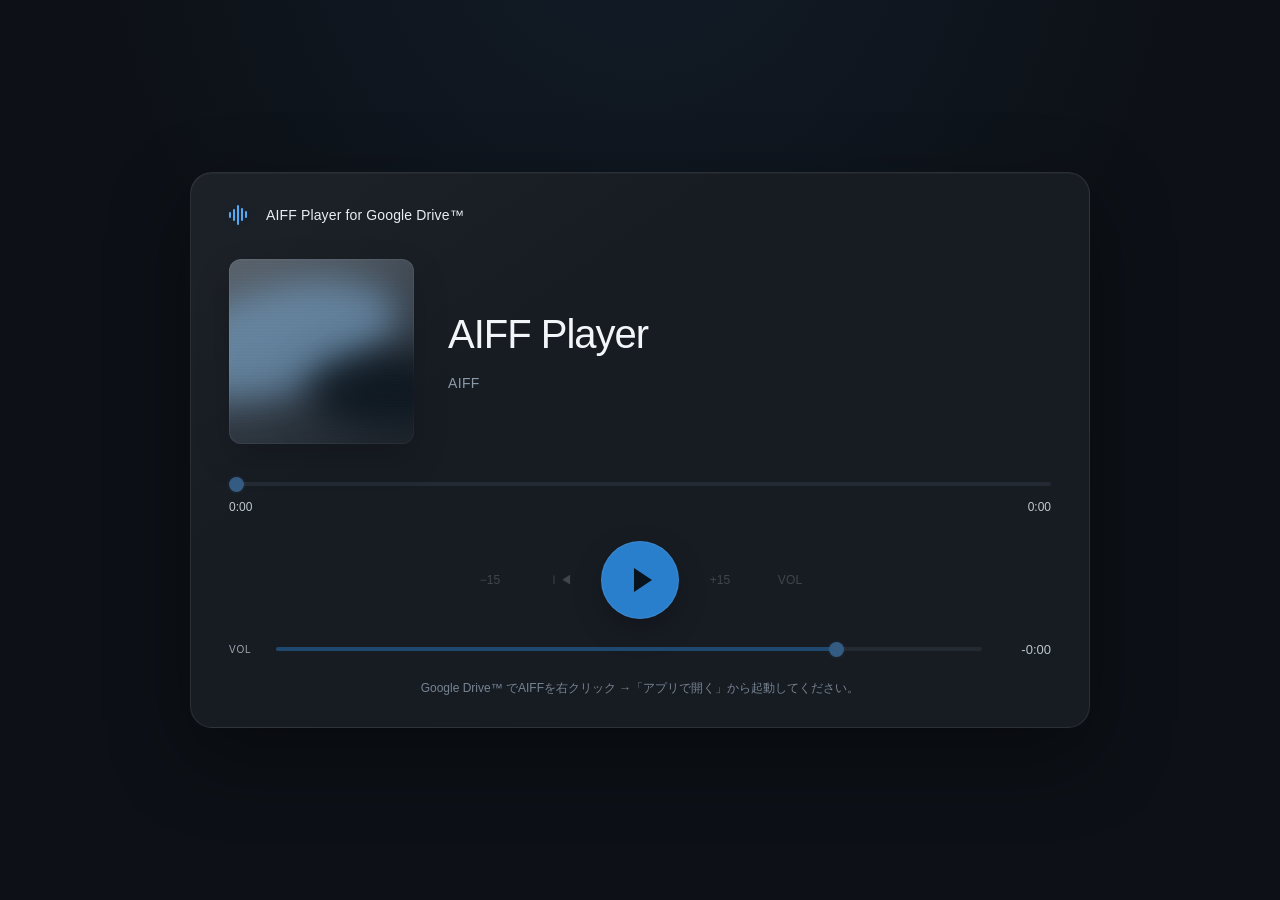
<file: index.html>
<!doctype html>
<html lang="ja">
<head>
  <meta charset="utf-8">
  <meta name="viewport" content="width=device-width, initial-scale=1">
  <title>AIFF Player for Google Drive™</title>
  <link rel="stylesheet" href="style.css">
  <script src="https://accounts.google.com/gsi/client" async defer></script>
</head>
<body>
  <main class="app">
    <section class="player">
      <header class="header">
        <div class="brand">
          <span class="brand-bars" aria-hidden="true">
            <i></i><i></i><i></i><i></i><i></i>
          </span>
          <span>AIFF Player for Google Drive™</span>
        </div>
      </header>

      <div class="hero">
        <div class="artwork" aria-hidden="true">
          <span class="glow glow-a"></span>
          <span class="glow glow-b"></span>
          <span class="grain"></span>
        </div>

        <div class="track">
          <h1 id="filename">AIFF Player</h1>
          <p id="metadata">AIFF</p>
        </div>
      </div>

      <div class="timeline">
        <input id="seek" class="range" type="range"
               min="0" max="1000" value="0" step="1"
               aria-label="再生位置" disabled>
        <div class="times">
          <span id="elapsed">0:00</span>
          <span id="total">0:00</span>
        </div>
      </div>

      <div class="controls">
        <button id="back15" class="small-control" type="button" title="15秒戻る" disabled>−15</button>
        <button id="restart" class="small-control" type="button" title="先頭へ" disabled>Ⅰ◀</button>

        <button id="play" class="play-control" type="button" aria-label="再生">
          <span class="play-shape" aria-hidden="true"></span>
        </button>

        <button id="forward15" class="small-control" type="button" title="15秒進む" disabled>+15</button>
        <button id="mute" class="small-control" type="button" title="ミュート" disabled>VOL</button>
      </div>

      <div class="volume-row">
        <span class="volume-label">VOL</span>
        <input id="volume" class="range" type="range"
               min="0" max="1" value="0.8" step="0.01"
               aria-label="音量" disabled>
        <span id="remaining" class="remaining">-0:00</span>
      </div>

      <div id="status" class="status">
        Google Drive™ からAIFFを開いてください。
      </div>

      <audio id="audio" preload="metadata"></audio>
    </section>
  </main>

  <script src="config.js"></script>
  <script src="app.js"></script>
</body>
</html>
</file>
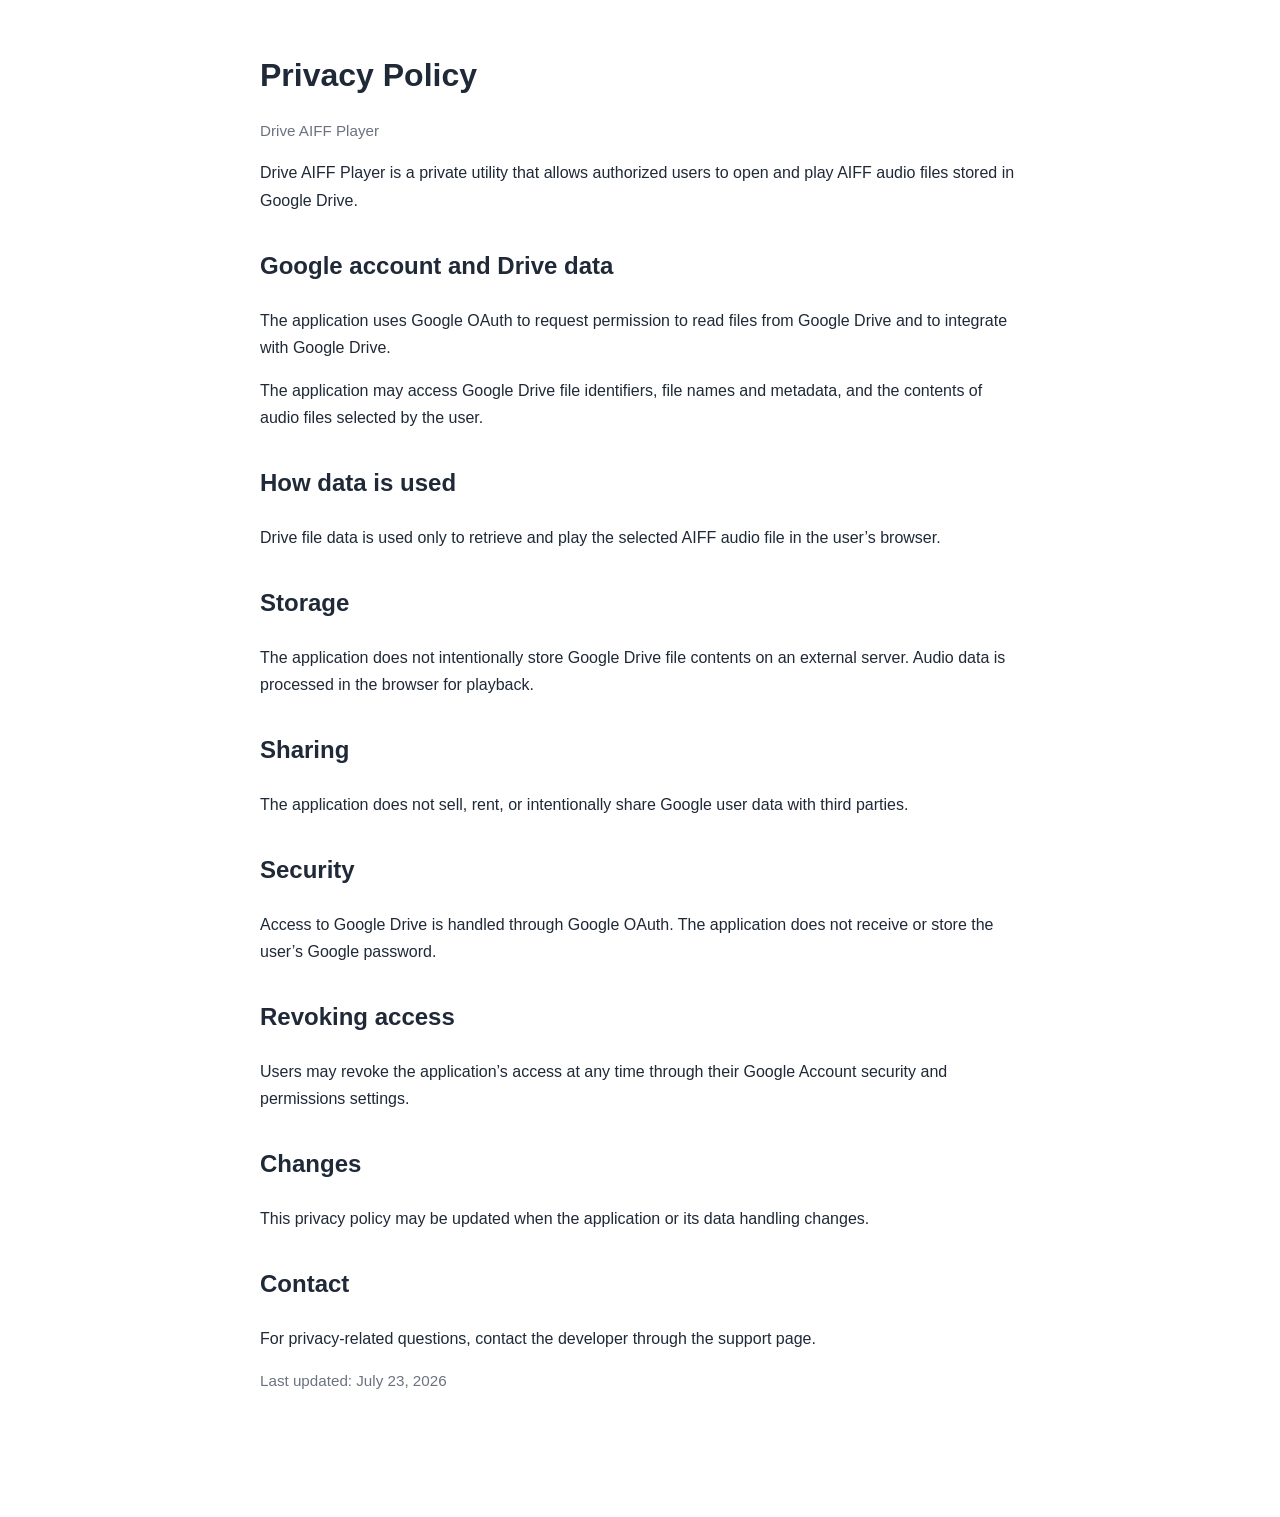
<file: privacy.html>
<!doctype html><html lang="en"><head><meta charset="utf-8"><meta name="viewport" content="width=device-width,initial-scale=1"><title>Privacy Policy — Drive AIFF Player</title><style>
body{font-family:-apple-system,BlinkMacSystemFont,"Segoe UI",sans-serif;max-width:760px;margin:48px auto;padding:0 20px 60px;line-height:1.7;color:#1f2937}
h1{font-size:2rem;margin-bottom:.4rem}h2{margin-top:2rem}.muted{color:#6b7280;font-size:.95rem}a{color:inherit}
</style></head><body>
<h1>Privacy Policy</h1><p class="muted">Drive AIFF Player</p>
<p>Drive AIFF Player is a private utility that allows authorized users to open and play AIFF audio files stored in Google Drive.</p>
<h2>Google account and Drive data</h2><p>The application uses Google OAuth to request permission to read files from Google Drive and to integrate with Google Drive.</p>
<p>The application may access Google Drive file identifiers, file names and metadata, and the contents of audio files selected by the user.</p>
<h2>How data is used</h2><p>Drive file data is used only to retrieve and play the selected AIFF audio file in the user’s browser.</p>
<h2>Storage</h2><p>The application does not intentionally store Google Drive file contents on an external server. Audio data is processed in the browser for playback.</p>
<h2>Sharing</h2><p>The application does not sell, rent, or intentionally share Google user data with third parties.</p>
<h2>Security</h2><p>Access to Google Drive is handled through Google OAuth. The application does not receive or store the user’s Google password.</p>
<h2>Revoking access</h2><p>Users may revoke the application’s access at any time through their Google Account security and permissions settings.</p>
<h2>Changes</h2><p>This privacy policy may be updated when the application or its data handling changes.</p>
<h2>Contact</h2><p>For privacy-related questions, contact the developer through the support page.</p>
<p class="muted">Last updated: July 23, 2026</p></body></html>
</file>
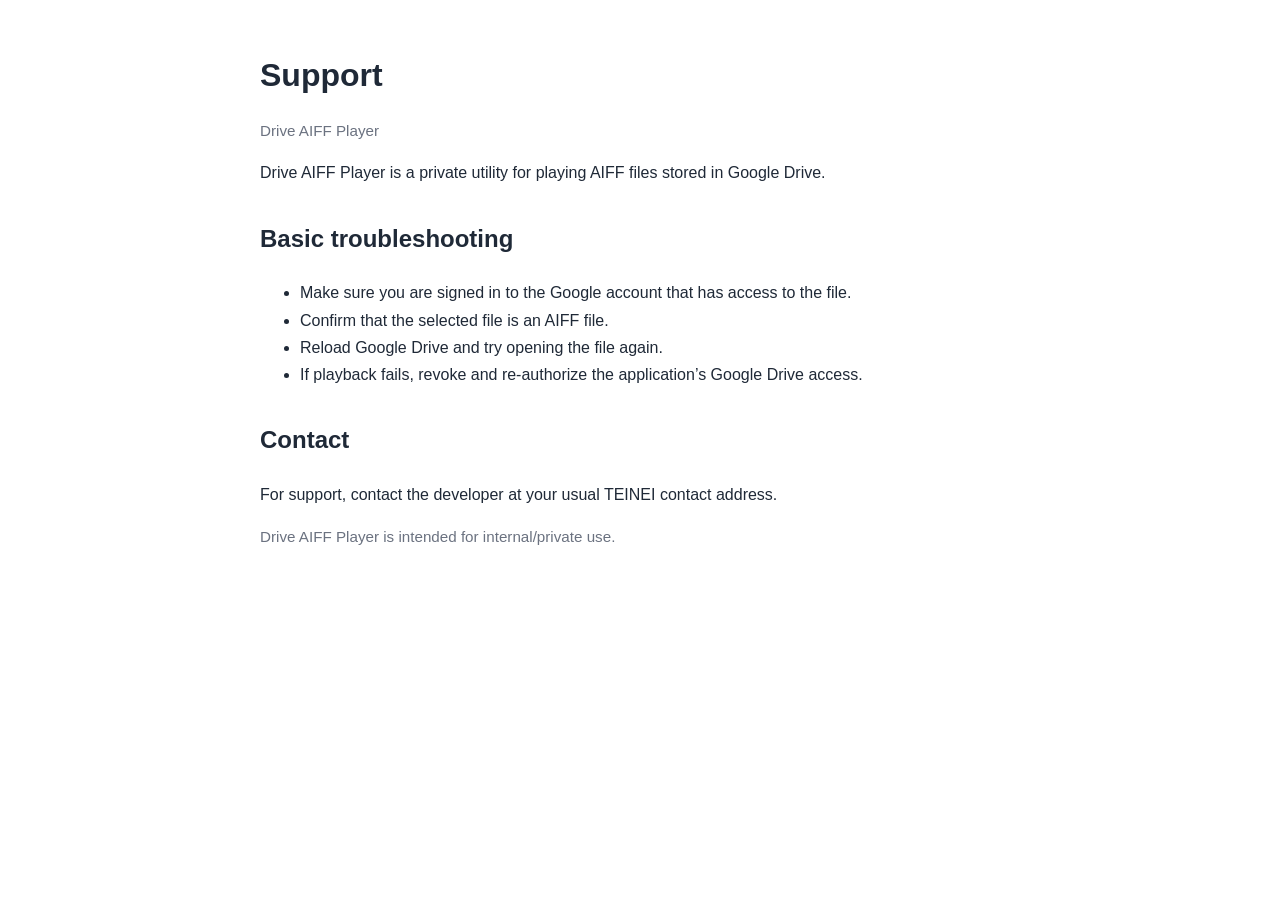
<file: support.html>
<!doctype html><html lang="en"><head><meta charset="utf-8"><meta name="viewport" content="width=device-width,initial-scale=1"><title>Support — Drive AIFF Player</title><style>
body{font-family:-apple-system,BlinkMacSystemFont,"Segoe UI",sans-serif;max-width:760px;margin:48px auto;padding:0 20px 60px;line-height:1.7;color:#1f2937}
h1{font-size:2rem;margin-bottom:.4rem}h2{margin-top:2rem}.muted{color:#6b7280;font-size:.95rem}a{color:inherit}
</style></head><body>
<h1>Support</h1><p class="muted">Drive AIFF Player</p>
<p>Drive AIFF Player is a private utility for playing AIFF files stored in Google Drive.</p>
<h2>Basic troubleshooting</h2><ul><li>Make sure you are signed in to the Google account that has access to the file.</li><li>Confirm that the selected file is an AIFF file.</li><li>Reload Google Drive and try opening the file again.</li><li>If playback fails, revoke and re-authorize the application’s Google Drive access.</li></ul>
<h2>Contact</h2><p>For support, contact the developer at your usual TEINEI contact address.</p>
<p class="muted">Drive AIFF Player is intended for internal/private use.</p></body></html>
</file>
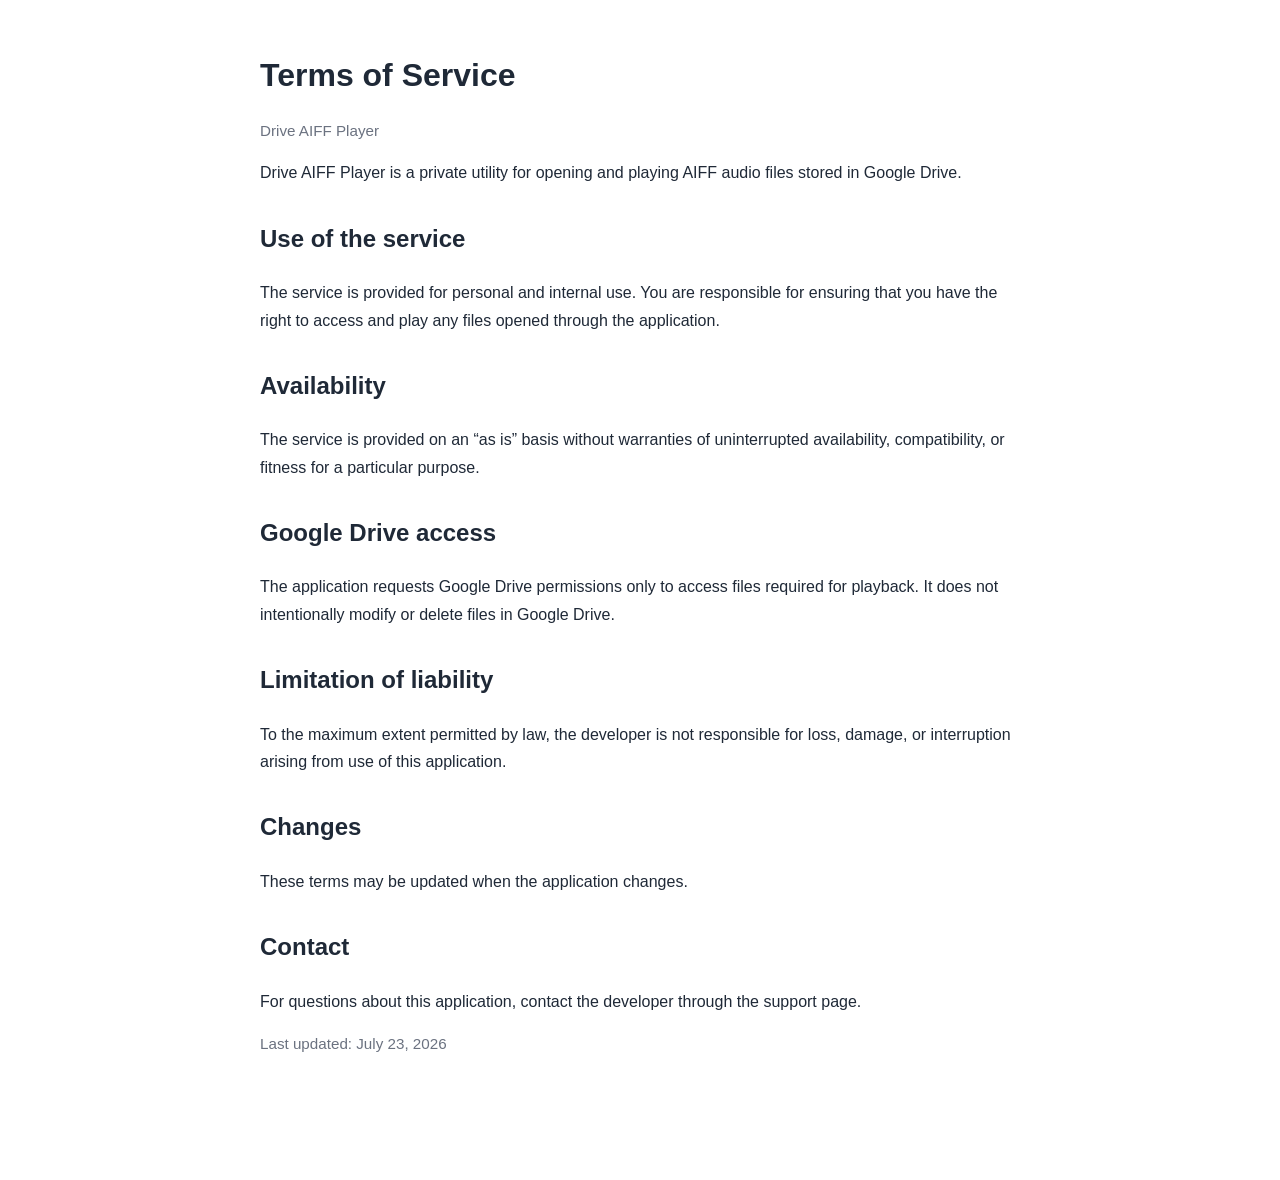
<file: terms.html>
<!doctype html><html lang="en"><head><meta charset="utf-8"><meta name="viewport" content="width=device-width,initial-scale=1"><title>Terms of Service — Drive AIFF Player</title><style>
body{font-family:-apple-system,BlinkMacSystemFont,"Segoe UI",sans-serif;max-width:760px;margin:48px auto;padding:0 20px 60px;line-height:1.7;color:#1f2937}
h1{font-size:2rem;margin-bottom:.4rem}h2{margin-top:2rem}.muted{color:#6b7280;font-size:.95rem}a{color:inherit}
</style></head><body>
<h1>Terms of Service</h1><p class="muted">Drive AIFF Player</p>
<p>Drive AIFF Player is a private utility for opening and playing AIFF audio files stored in Google Drive.</p>
<h2>Use of the service</h2><p>The service is provided for personal and internal use. You are responsible for ensuring that you have the right to access and play any files opened through the application.</p>
<h2>Availability</h2><p>The service is provided on an “as is” basis without warranties of uninterrupted availability, compatibility, or fitness for a particular purpose.</p>
<h2>Google Drive access</h2><p>The application requests Google Drive permissions only to access files required for playback. It does not intentionally modify or delete files in Google Drive.</p>
<h2>Limitation of liability</h2><p>To the maximum extent permitted by law, the developer is not responsible for loss, damage, or interruption arising from use of this application.</p>
<h2>Changes</h2><p>These terms may be updated when the application changes.</p>
<h2>Contact</h2><p>For questions about this application, contact the developer through the support page.</p>
<p class="muted">Last updated: July 23, 2026</p></body></html>
</file>
<file: style.css>
:root {
  --bg: #0d1117;
  --panel: #171c23;
  --panel-hi: #1d242d;
  --text: #f3f6f9;
  --muted: #8e99a8;
  --line: #333b46;
  --accent: #2a7fcc;
  --accent-hi: #58a9f3;
  --danger: #e07979;
  color-scheme: dark;
}

* { box-sizing: border-box; }

html, body { min-height: 100%; }

body {
  margin: 0;
  min-height: 100vh;
  display: grid;
  place-items: center;
  padding: 28px;
  background:
    radial-gradient(circle at 50% -10%, rgba(74, 152, 232, .08), transparent 34rem),
    var(--bg);
  color: var(--text);
  font-family: -apple-system, BlinkMacSystemFont, "Helvetica Neue", "Segoe UI", sans-serif;
  -webkit-font-smoothing: antialiased;
}

button, input { font: inherit; }

.app {
  width: min(900px, 100%);
}

.player {
  overflow: hidden;
  padding: 31px 38px 28px;
  border: 1px solid rgba(255,255,255,.085);
  border-radius: 22px;
  background:
    linear-gradient(145deg, rgba(255,255,255,.028), transparent 34%),
    var(--panel);
  box-shadow:
    0 28px 80px rgba(0,0,0,.42),
    inset 0 1px 0 rgba(255,255,255,.03);
}

.header {
  margin-bottom: 34px;
}

.brand {
  display: inline-flex;
  align-items: center;
  gap: 12px;
  color: #e8edf2;
  font-size: 14px;
  letter-spacing: .01em;
}

.brand-bars {
  display: inline-flex;
  align-items: center;
  gap: 2px;
  width: 25px;
  height: 21px;
}

.brand-bars i {
  width: 2px;
  border-radius: 99px;
  background: var(--accent-hi);
  box-shadow: 0 0 9px rgba(88,169,243,.14);
}

.brand-bars i:nth-child(1) { height: 6px; }
.brand-bars i:nth-child(2) { height: 12px; }
.brand-bars i:nth-child(3) { height: 20px; }
.brand-bars i:nth-child(4) { height: 13px; }
.brand-bars i:nth-child(5) { height: 7px; }

.hero {
  display: grid;
  grid-template-columns: 185px minmax(0, 1fr);
  gap: 34px;
  align-items: center;
}

.artwork {
  position: relative;
  aspect-ratio: 1;
  overflow: hidden;
  border-radius: 12px;
  background: linear-gradient(155deg, #59616a, #303943 60%, #1f252c);
  box-shadow:
    inset 0 0 0 1px rgba(255,255,255,.055),
    0 14px 35px rgba(0,0,0,.18);
}

.glow {
  position: absolute;
  border-radius: 50%;
  filter: blur(18px);
}

.glow-a {
  width: 130%;
  height: 58%;
  left: -38%;
  top: 15%;
  transform: rotate(-15deg);
  background: rgba(131,181,222,.52);
}

.glow-b {
  width: 85%;
  height: 42%;
  right: -27%;
  bottom: 8%;
  background: rgba(10,20,29,.82);
}

.grain {
  position: absolute;
  inset: 0;
  opacity: .11;
  background:
    repeating-linear-gradient(
      0deg,
      rgba(255,255,255,.11) 0,
      rgba(255,255,255,.11) 1px,
      transparent 1px,
      transparent 3px
    );
  mix-blend-mode: overlay;
}

.track h1 {
  margin: 0;
  font-size: clamp(26px, 4.2vw, 40px);
  line-height: 1.13;
  font-weight: 470;
  letter-spacing: -.025em;
  overflow-wrap: anywhere;
}

.track p {
  margin: 18px 0 0;
  color: var(--muted);
  font-size: 14px;
  letter-spacing: .025em;
}

.timeline { margin-top: 30px; }

.range {
  --progress: 0%;
  width: 100%;
  height: 20px;
  margin: 0;
  appearance: none;
  -webkit-appearance: none;
  background: transparent;
  cursor: pointer;
}

.range:disabled {
  cursor: default;
  opacity: .45;
}

.range::-webkit-slider-runnable-track {
  height: 4px;
  border-radius: 99px;
  background: linear-gradient(
    90deg,
    var(--accent) 0%,
    var(--accent) var(--progress),
    var(--line) var(--progress),
    var(--line) 100%
  );
}

.range::-webkit-slider-thumb {
  appearance: none;
  -webkit-appearance: none;
  width: 15px;
  height: 15px;
  margin-top: -5.5px;
  border: 0;
  border-radius: 50%;
  background: var(--accent-hi);
  box-shadow: 0 0 0 2px rgba(88,169,243,.08);
}

.range::-moz-range-track {
  height: 4px;
  border-radius: 99px;
  background: var(--line);
}

.range::-moz-range-progress {
  height: 4px;
  border-radius: 99px;
  background: var(--accent);
}

.range::-moz-range-thumb {
  width: 15px;
  height: 15px;
  border: 0;
  border-radius: 50%;
  background: var(--accent-hi);
}

.times {
  display: flex;
  justify-content: space-between;
  margin-top: 2px;
  color: #c0c8d1;
  font-size: 12px;
  font-variant-numeric: tabular-nums;
}

.controls {
  display: grid;
  grid-template-columns: 58px 58px 78px 58px 58px;
  gap: 12px;
  justify-content: center;
  align-items: center;
  margin: 27px 0 20px;
}

.small-control,
.play-control {
  border: 0;
  cursor: pointer;
  transition: transform .13s ease, opacity .13s ease, background .13s ease;
}

.small-control:disabled {
  cursor: default;
  opacity: .25;
}

.small-control {
  width: 58px;
  height: 58px;
  border-radius: 50%;
  background: transparent;
  color: #b5bec8;
  font-size: 12px;
  letter-spacing: .01em;
}

.small-control:not(:disabled):hover {
  background: rgba(255,255,255,.045);
}

.play-control {
  width: 78px;
  height: 78px;
  display: grid;
  place-items: center;
  border-radius: 50%;
  background: var(--accent);
  color: #08131d;
  box-shadow:
    0 11px 30px rgba(0,0,0,.24),
    0 0 0 1px rgba(255,255,255,.075) inset;
}

.play-control:hover {
  background: var(--accent-hi);
}

.small-control:active:not(:disabled),
.play-control:active {
  transform: scale(.96);
}

.play-shape {
  width: 0;
  height: 0;
  margin-left: 5px;
  border-top: 12px solid transparent;
  border-bottom: 12px solid transparent;
  border-left: 18px solid currentColor;
}

.play-control.is-playing .play-shape {
  width: 17px;
  height: 23px;
  margin-left: 0;
  border: 0;
  background: linear-gradient(
    90deg,
    currentColor 0 5px,
    transparent 5px 12px,
    currentColor 12px 17px
  );
}

.volume-row {
  display: grid;
  grid-template-columns: 36px 1fr 58px;
  gap: 11px;
  align-items: center;
}

.volume-label {
  color: #9ca7b3;
  font-size: 10px;
  letter-spacing: .08em;
}

.remaining {
  color: #bcc5ce;
  text-align: right;
  font-size: 13px;
  font-variant-numeric: tabular-nums;
}

.status {
  min-height: 19px;
  margin-top: 21px;
  color: #778392;
  text-align: center;
  font-size: 12px;
}

.status.error { color: var(--danger); }

@media (max-width: 680px) {
  body { padding: 14px; }
  .player { padding: 24px 21px 23px; border-radius: 18px; }
  .header { margin-bottom: 24px; }
  .hero { grid-template-columns: 1fr; gap: 20px; }
  .artwork { width: min(62vw, 215px); }
  .track h1 { font-size: clamp(24px, 7vw, 32px); }
  .track p { margin-top: 10px; }
  .controls {
    grid-template-columns: 48px 48px 68px 48px 48px;
    gap: 5px;
  }
  .small-control { width: 48px; height: 48px; }
  .play-control { width: 68px; height: 68px; }
}
</file>
